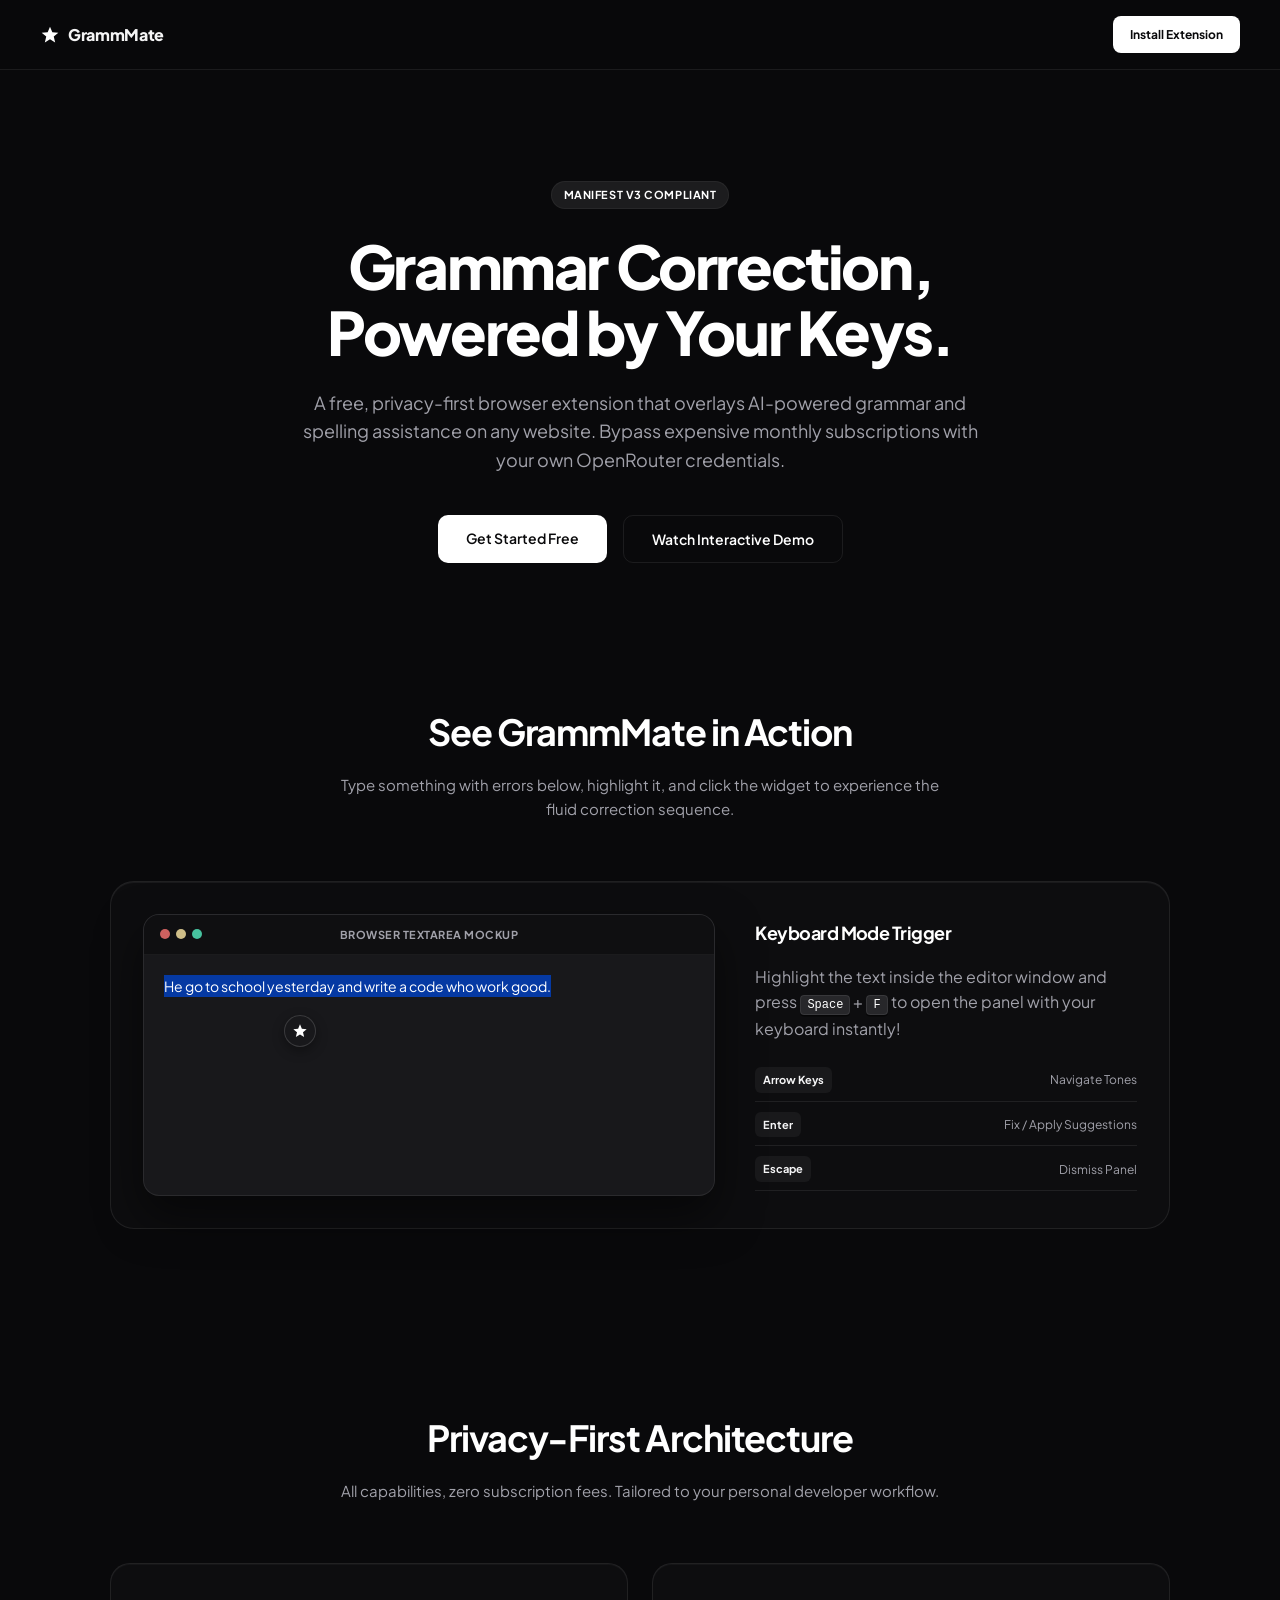
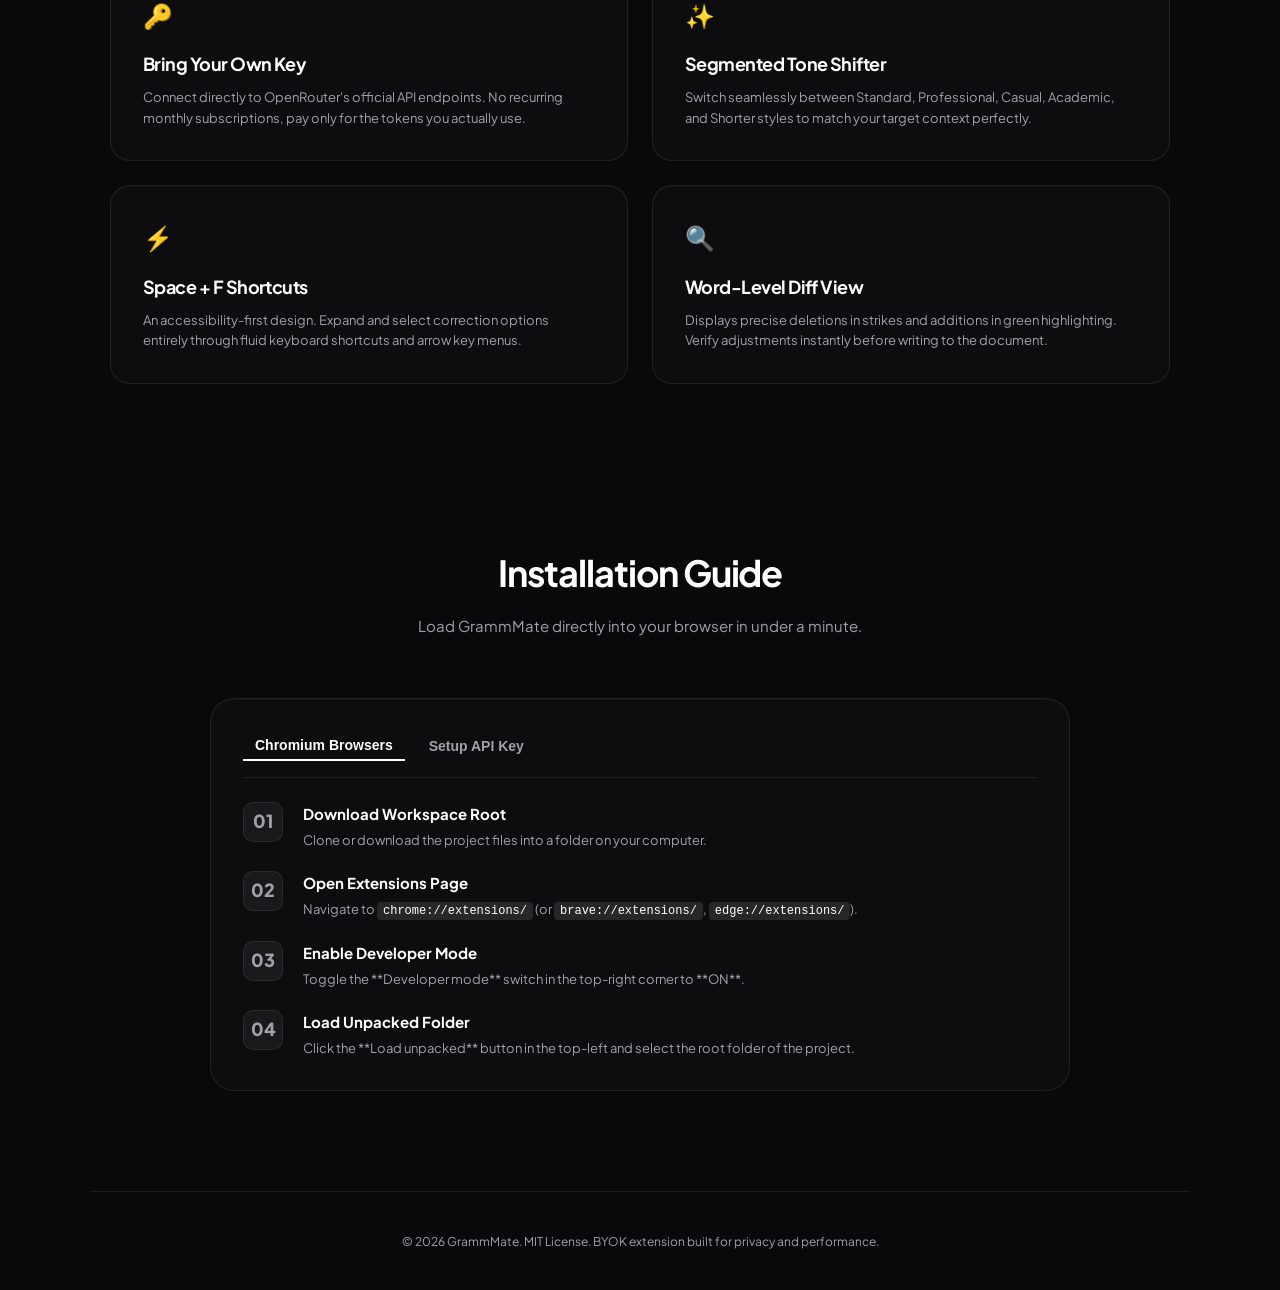
<file: website/index.html>
<!DOCTYPE html>
<html lang="en">
<head>
  <meta charset="UTF-8">
  <meta name="viewport" content="width=device-width, initial-scale=1.0">
  <title>GrammMate — BYOK AI Grammar Correction</title>
  <link rel="preconnect" href="https://fonts.googleapis.com">
  <link rel="preconnect" href="https://fonts.gstatic.com" crossorigin>
  <link href="https://fonts.googleapis.com/css2?family=Plus+Jakarta+Sans:wght@300;400;500;600;700;800&display=swap" rel="stylesheet">
  <link rel="stylesheet" href="style.css">
</head>
<body>
  <!-- Header / Navigation -->
  <header class="navbar">
    <div class="logo">
      <svg viewBox="0 0 24 24" class="logo-icon"><path d="M12 2L14.8 8.6L22 9.2L16.5 13.9L18.2 21L12 17.2L5.8 21L7.5 13.9L2 9.2L9.2 8.6L12 2Z"/></svg>
      <span>GrammMate</span>
    </div>
    <a href="#install" class="btn-nav-install">Install Extension</a>
  </header>

  <!-- Hero Section -->
  <section class="hero">
    <div class="hero-content">
      <div class="badge-pill">Manifest V3 Compliant</div>
      <h1>Grammar Correction,<br>Powered by Your Keys.</h1>
      <p class="hero-sub text-muted">
        A free, privacy-first browser extension that overlays AI-powered grammar and spelling assistance on any website. Bypass expensive monthly subscriptions with your own OpenRouter credentials.
      </p>
      <div class="hero-actions">
        <a href="#install" class="btn-primary">Get Started Free</a>
        <a href="#demo-anchor" class="btn-secondary">Watch Interactive Demo</a>
      </div>
    </div>
  </section>

  <!-- Live Demo Section -->
  <section class="demo-section" id="demo-anchor">
    <div class="section-header">
      <h2>See GrammMate in Action</h2>
      <p class="text-muted">Type something with errors below, highlight it, and click the widget to experience the fluid correction sequence.</p>
    </div>

    <div class="demo-container">
      <div class="demo-window">
        <div class="window-header">
          <div class="window-dots">
            <span class="dot red"></span>
            <span class="dot yellow"></span>
            <span class="dot green"></span>
          </div>
          <div class="window-title">Browser Textarea Mockup</div>
        </div>

        <div class="window-body">
          <textarea id="demoTextarea" spellcheck="false">He go to school yesterday and write a code who work good.</textarea>
          
          <!-- Mock Floating Launcher (Invisible by default, appears when text is selected/highlighted) -->
          <div id="mockLauncher" class="mock-launcher" title="GrammMate: Correct spelling and grammar">
            <svg viewBox="0 0 24 24"><path d="M12 2L14.8 8.6L22 9.2L16.5 13.9L18.2 21L12 17.2L5.8 21L7.5 13.9L2 9.2L9.2 8.6L12 2Z"/></svg>
          </div>

          <!-- Mock Expanded Panel -->
          <div id="mockPanel" class="mock-panel">
            <div class="gmate-header">
              <div class="gmate-title">
                <svg viewBox="0 0 24 24"><path d="M12 2L14.8 8.6L22 9.2L16.5 13.9L18.2 21L12 17.2L5.8 21L7.5 13.9L2 9.2L9.2 8.6L12 2Z"/></svg>
                GrammMate
              </div>
              <button class="gmate-btn-settings" disabled>
                <svg viewBox="0 0 24 24"><path d="M19.14 12.94c.04-.3.06-.61.06-.94 0-.32-.02-.64-.07-.94l2.03-1.58c.18-.14.23-.41.12-.61l-1.92-3.32c-.12-.22-.37-.29-.59-.22l-2.39.96c-.5-.38-1.03-.7-1.62-.94l-.36-2.54c-.04-.24-.24-.41-.48-.41h-3.84c-.24 0-.43.17-.47.41l-.36 2.54c-.59.24-1.13.57-1.62.94l-2.39-.96c-.22-.08-.47 0-.59.22L2.74 8.87c-.12.21-.08.47.12.61l2.03 1.58c-.05.3-.09.63-.09.94s.02.64.07.94l-2.03 1.58c-.18.14-.23.41-.12.61l1.92 3.32c.12.22.37.29.59.22l2.39-.96c.5.38 1.03.7 1.62.94l.36 2.54c.05.24.24.41.48.41h3.84c.24 0 .44-.17.47-.41l.36-2.54c.59-.24 1.13-.56 1.62-.94l2.39.96c.22.08.47 0 .59-.22l1.92-3.32c.12-.22.07-.47-.12-.61l-2.01-1.58zM12 15.6c-1.98 0-3.6-1.62-3.6-3.6s1.62-3.6 3.6-3.6 3.6 1.62 3.6 3.6-1.62 3.6-3.6 3.6z"/></svg>
              </button>
            </div>

            <!-- Panel Tone Section -->
            <div class="gmate-body" id="gmateBodyTones">
              <div class="gmate-form-group">
                <label class="gmate-label">Select Tone</label>
                <div class="gmate-pills-container">
                  <button class="gmate-pill active" data-value="standard">Standard</button>
                  <button class="gmate-pill" data-value="professional">Professional</button>
                  <button class="gmate-pill" data-value="casual">Casual</button>
                  <button class="gmate-pill" data-value="academic">Academic</button>
                  <button class="gmate-pill" data-value="shorter">Shorter</button>
                </div>
              </div>
              <div class="gmate-actions">
                <button class="gmate-btn-primary" id="demoBtnFix">✨ Fix Grammar</button>
                <button class="gmate-btn-secondary" id="demoBtnCancel">Dismiss</button>
              </div>
            </div>

            <!-- Panel Result / Diff View (Hidden initially) -->
            <div class="gmate-body" id="gmateBodyResult" style="display: none;">
              <div class="gmate-result-header">
                <span class="gmate-label">Suggested Changes</span>
              </div>
              <div class="gmate-preview-container">
                <div class="gmate-diff-view" id="demoDiffView"></div>
              </div>
              <div class="gmate-result-actions">
                <button class="gmate-btn-accept" id="demoBtnAccept">✓ Apply</button>
                <button class="gmate-btn-reject" id="demoBtnReject">Discard</button>
              </div>
            </div>
          </div>
        </div>
      </div>
      <div class="demo-instructions">
        <h3>Keyboard Mode Trigger</h3>
        <p class="text-muted">Highlight the text inside the editor window and press <kbd>Space</kbd> + <kbd>F</kbd> to open the panel with your keyboard instantly!</p>
        <div class="kb-shortcuts">
          <div class="kb-row">
            <span class="kb-key">Arrow Keys</span>
            <span class="kb-desc">Navigate Tones</span>
          </div>
          <div class="kb-row">
            <span class="kb-key">Enter</span>
            <span class="kb-desc">Fix / Apply Suggestions</span>
          </div>
          <div class="kb-row">
            <span class="kb-key">Escape</span>
            <span class="kb-desc">Dismiss Panel</span>
          </div>
        </div>
      </div>
    </div>
  </section>

  <!-- Features Grid Section -->
  <section class="features">
    <div class="section-header">
      <h2>Privacy-First Architecture</h2>
      <p class="text-muted">All capabilities, zero subscription fees. Tailored to your personal developer workflow.</p>
    </div>

    <div class="features-grid">
      <div class="feature-card">
        <div class="feature-icon">🔑</div>
        <h3>Bring Your Own Key</h3>
        <p class="text-muted">Connect directly to OpenRouter's official API endpoints. No recurring monthly subscriptions, pay only for the tokens you actually use.</p>
      </div>

      <div class="feature-card">
        <div class="feature-icon">✨</div>
        <h3>Segmented Tone Shifter</h3>
        <p class="text-muted">Switch seamlessly between Standard, Professional, Casual, Academic, and Shorter styles to match your target context perfectly.</p>
      </div>

      <div class="feature-card">
        <div class="feature-icon">⚡</div>
        <h3>Space + F Shortcuts</h3>
        <p class="text-muted">An accessibility-first design. Expand and select correction options entirely through fluid keyboard shortcuts and arrow key menus.</p>
      </div>

      <div class="feature-card">
        <div class="feature-icon">🔍</div>
        <h3>Word-Level Diff View</h3>
        <p class="text-muted">Displays precise deletions in strikes and additions in green highlighting. Verify adjustments instantly before writing to the document.</p>
      </div>
    </div>
  </section>

  <!-- How to Install Section -->
  <section class="install-section" id="install">
    <div class="section-header">
      <h2>Installation Guide</h2>
      <p class="text-muted">Load GrammMate directly into your browser in under a minute.</p>
    </div>

    <div class="install-container">
      <div class="install-tabs">
        <button class="tab-btn active" data-tab="chrome">Chromium Browsers</button>
        <button class="tab-btn" data-tab="api">Setup API Key</button>
      </div>

      <div class="tab-content active" id="tab-chrome">
        <ol class="step-list">
          <li>
            <div class="step-num">01</div>
            <div class="step-detail">
              <strong>Download Workspace Root</strong>
              <p class="text-muted">Clone or download the project files into a folder on your computer.</p>
            </div>
          </li>
          <li>
            <div class="step-num">02</div>
            <div class="step-detail">
              <strong>Open Extensions Page</strong>
              <p class="text-muted">Navigate to <code class="code-badge">chrome://extensions/</code> (or <code class="code-badge">brave://extensions/</code>, <code class="code-badge">edge://extensions/</code>).</p>
            </div>
          </li>
          <li>
            <div class="step-num">03</div>
            <div class="step-detail">
              <strong>Enable Developer Mode</strong>
              <p class="text-muted">Toggle the **Developer mode** switch in the top-right corner to **ON**.</p>
            </div>
          </li>
          <li>
            <div class="step-num">04</div>
            <div class="step-detail">
              <strong>Load Unpacked Folder</strong>
              <p class="text-muted">Click the **Load unpacked** button in the top-left and select the root folder of the project.</p>
            </div>
          </li>
        </ol>
      </div>

      <div class="tab-content" id="tab-api">
        <ol class="step-list">
          <li>
            <div class="step-num">01</div>
            <div class="step-detail">
              <strong>Create OpenRouter Account</strong>
              <p class="text-muted">Create an account and key at <a href="https://openrouter.ai/keys" target="_blank">openrouter.ai/keys</a> (completely free tiers are available).</p>
            </div>
          </li>
          <li>
            <div class="step-num">02</div>
            <div class="step-detail">
              <strong>Click Extension Icon</strong>
              <p class="text-muted">Click the GrammMate icon in your browser toolbar and click **Options**.</p>
            </div>
          </li>
          <li>
            <div class="step-num">03</div>
            <div class="step-detail">
              <strong>Save Your Settings</strong>
              <p class="text-muted">Enter your API key and preferred model name, then hit Save. GrammMate is ready to assist you!</p>
            </div>
          </li>
        </ol>
      </div>
    </div>
  </section>

  <!-- Footer -->
  <footer class="footer">
    <p class="text-muted">© 2026 GrammMate. MIT License. BYOK extension built for privacy and performance.</p>
  </footer>

  <script src="script.js"></script>
</body>
</html>
</file>
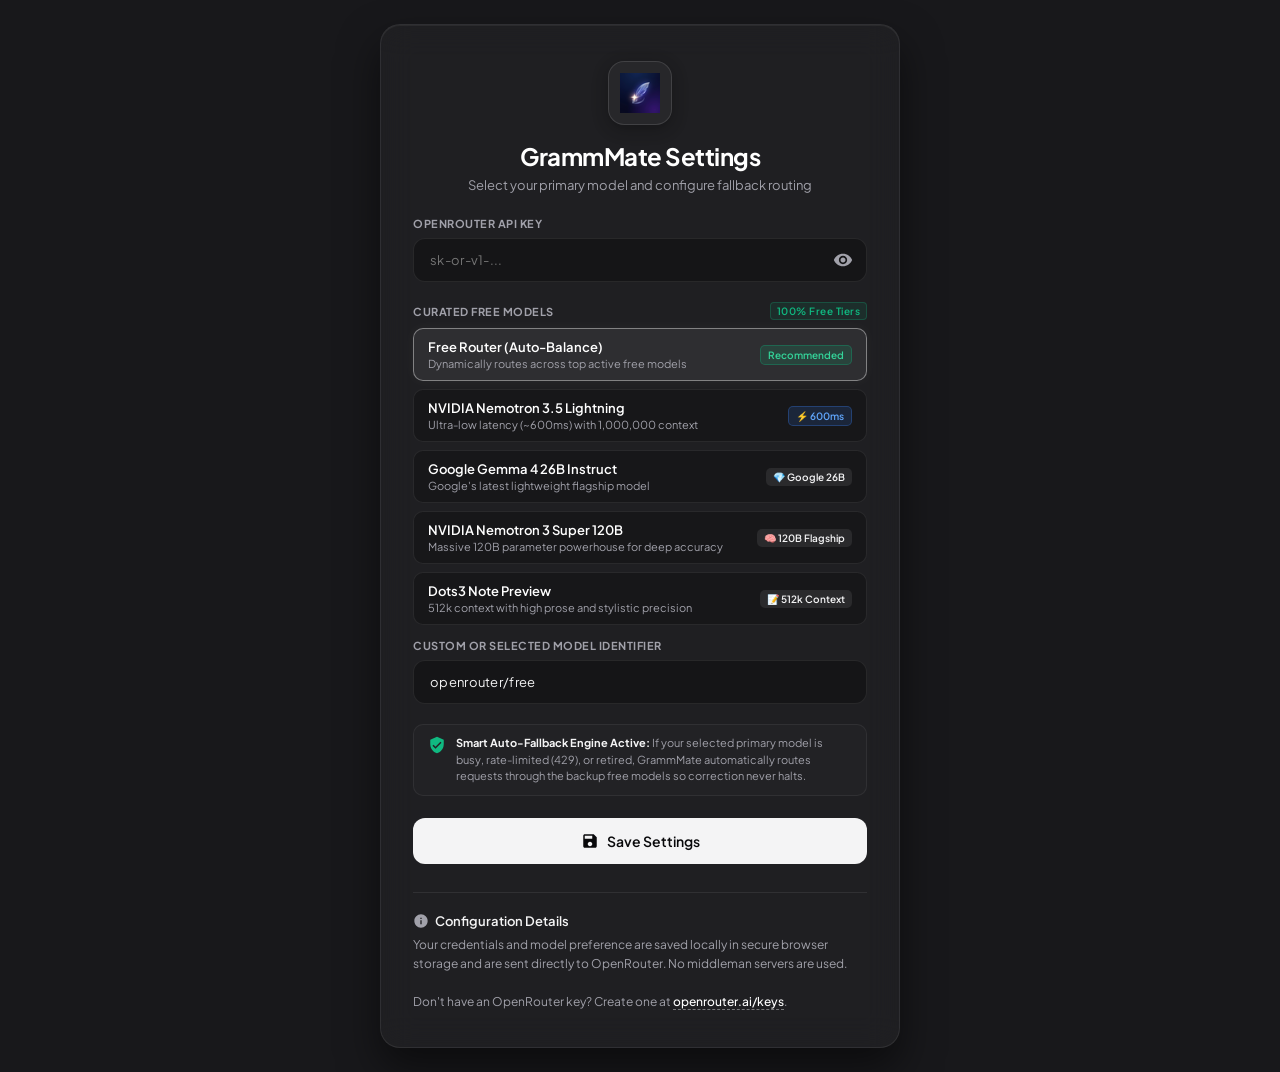
<file: options.html>
<!DOCTYPE html>
<html lang="en">
<head>
  <meta charset="UTF-8">
  <meta name="viewport" content="width=device-width, initial-scale=1.0">
  <title>GrammMate Settings</title>
  <link rel="preconnect" href="https://fonts.googleapis.com">
  <link rel="preconnect" href="https://fonts.gstatic.com" crossorigin>
  <link href="https://fonts.googleapis.com/css2?family=Plus+Jakarta+Sans:wght@300;400;500;600;700&display=swap" rel="stylesheet">
  <style>
    :root {
      --bg-color: #18181b;
      --card-bg: rgba(255, 255, 255, 0.03);
      --card-border: rgba(255, 255, 255, 0.08);
      --text-main: #f4f4f5;
      --text-muted: #a1a1aa;
      --accent: #ffffff;
      --accent-glow: rgba(255, 255, 255, 0.08);
      --success: #10b981;
      --success-glow: rgba(16, 185, 129, 0.15);
      --error: #ef4444;
      --input-bg: rgba(0, 0, 0, 0.3);
    }

    * {
      box-sizing: border-box;
      margin: 0;
      padding: 0;
    }

    body {
      font-family: 'Plus Jakarta Sans', -apple-system, BlinkMacSystemFont, "Segoe UI", Roboto, sans-serif;
      background-color: var(--bg-color);
      color: var(--text-main);
      min-height: 100vh;
      display: flex;
      justify-content: center;
      align-items: center;
      padding: 24px 20px;
      overflow-x: hidden;
    }

    .container {
      width: 100%;
      max-width: 520px;
      position: relative;
    }

    .card {
      background: var(--card-bg);
      backdrop-filter: blur(16px);
      -webkit-backdrop-filter: blur(16px);
      border: 1px solid var(--card-border);
      border-radius: 20px;
      padding: 36px 32px;
      box-shadow: 0 20px 40px rgba(0, 0, 0, 0.5), inset 0 1px 0 rgba(255, 255, 255, 0.05);
      text-align: center;
    }

    .logo-container {
      width: 64px;
      height: 64px;
      margin: 0 auto 16px;
      background: #27272a;
      border-radius: 16px;
      display: flex;
      align-items: center;
      justify-content: center;
      box-shadow: 0 4px 16px rgba(0, 0, 0, 0.3);
      border: 1px solid rgba(255, 255, 255, 0.12);
    }

    .logo-container img {
      width: 40px;
      height: 40px;
      object-fit: contain;
    }

    h1 {
      font-size: 24px;
      font-weight: 700;
      margin-bottom: 6px;
      letter-spacing: -0.5px;
      color: #ffffff;
    }

    .subtitle {
      font-size: 13px;
      color: var(--text-muted);
      margin-bottom: 24px;
    }

    .form-group {
      text-align: left;
      margin-bottom: 20px;
      position: relative;
    }

    label {
      display: flex;
      align-items: center;
      justify-content: space-between;
      font-size: 11px;
      font-weight: 700;
      color: var(--text-muted);
      margin-bottom: 8px;
      letter-spacing: 0.5px;
      text-transform: uppercase;
    }

    .label-tag {
      font-size: 10px;
      font-weight: 600;
      color: #10b981;
      text-transform: none;
      background: rgba(16, 185, 129, 0.1);
      padding: 2px 6px;
      border-radius: 4px;
      border: 1px solid rgba(16, 185, 129, 0.25);
    }

    .input-wrapper {
      position: relative;
      display: flex;
      align-items: center;
    }

    input[type="password"],
    input[type="text"] {
      width: 100%;
      background: var(--input-bg);
      border: 1px solid var(--card-border);
      border-radius: 12px;
      padding: 13px 44px 13px 16px;
      font-family: inherit;
      font-size: 13px;
      color: var(--text-main);
      outline: none;
      transition: all 0.25s ease;
      letter-spacing: 0.3px;
    }

    input:focus {
      border-color: rgba(255, 255, 255, 0.3);
      box-shadow: 0 0 0 3px var(--accent-glow);
      background: rgba(0, 0, 0, 0.5);
    }

    .toggle-visibility {
      position: absolute;
      right: 14px;
      background: none;
      border: none;
      color: var(--text-muted);
      cursor: pointer;
      display: flex;
      align-items: center;
      justify-content: center;
      transition: color 0.2s ease;
    }

    .toggle-visibility:hover {
      color: var(--text-main);
    }

    .toggle-visibility svg {
      width: 20px;
      height: 20px;
      fill: currentColor;
    }

    /* Model Presets List */
    .presets-container {
      display: flex;
      flex-direction: column;
      gap: 8px;
      margin-bottom: 12px;
    }

    .preset-card {
      background: rgba(0, 0, 0, 0.25);
      border: 1px solid var(--card-border);
      border-radius: 10px;
      padding: 10px 14px;
      display: flex;
      align-items: center;
      justify-content: space-between;
      cursor: pointer;
      transition: all 0.2s ease;
      text-align: left;
    }

    .preset-card:hover {
      background: rgba(255, 255, 255, 0.04);
      border-color: rgba(255, 255, 255, 0.18);
    }

    .preset-card.active {
      background: rgba(255, 255, 255, 0.07);
      border-color: rgba(255, 255, 255, 0.4);
      box-shadow: 0 0 12px rgba(255, 255, 255, 0.05);
    }

    .preset-info {
      display: flex;
      flex-direction: column;
      gap: 2px;
    }

    .preset-title {
      font-size: 13px;
      font-weight: 600;
      color: #ffffff;
      display: flex;
      align-items: center;
      gap: 6px;
    }

    .preset-desc {
      font-size: 11px;
      color: var(--text-muted);
    }

    .preset-badge {
      font-size: 10px;
      font-weight: 600;
      padding: 3px 7px;
      border-radius: 5px;
      background: rgba(255, 255, 255, 0.08);
      color: #f4f4f5;
      white-space: nowrap;
    }

    .preset-badge.badge-rec {
      background: rgba(16, 185, 129, 0.15);
      color: #34d399;
      border: 1px solid rgba(16, 185, 129, 0.3);
    }

    .preset-badge.badge-fast {
      background: rgba(59, 130, 246, 0.15);
      color: #60a5fa;
      border: 1px solid rgba(59, 130, 246, 0.3);
    }

    /* Fallback engine banner */
    .fallback-banner {
      background: rgba(255, 255, 255, 0.02);
      border: 1px solid rgba(255, 255, 255, 0.06);
      border-radius: 10px;
      padding: 10px 14px;
      margin-bottom: 22px;
      text-align: left;
      display: flex;
      align-items: flex-start;
      gap: 10px;
    }

    .fallback-banner svg {
      width: 18px;
      height: 18px;
      fill: #10b981;
      flex-shrink: 0;
      margin-top: 1px;
    }

    .fallback-text {
      font-size: 11px;
      color: var(--text-muted);
      line-height: 1.5;
    }

    .fallback-text strong {
      color: #f4f4f5;
    }

    .btn-save {
      width: 100%;
      background: #f4f4f5;
      color: #09090b;
      border: none;
      border-radius: 12px;
      padding: 14px 20px;
      font-size: 14px;
      font-weight: 600;
      font-family: inherit;
      cursor: pointer;
      transition: all 0.15s ease;
      display: flex;
      align-items: center;
      justify-content: center;
      gap: 8px;
    }

    .btn-save:hover {
      background: #ffffff;
      transform: translateY(-1px);
    }

    .btn-save:active {
      transform: translateY(0);
    }

    .btn-save:disabled {
      opacity: 0.6;
      cursor: not-allowed;
      transform: none;
    }

    .status-msg {
      margin-top: 16px;
      padding: 12px 16px;
      border-radius: 10px;
      font-size: 13px;
      font-weight: 500;
      text-align: left;
      display: none;
      align-items: center;
      gap: 10px;
      animation: fadeIn 0.3s ease;
    }

    .status-msg.success {
      display: flex;
      background: rgba(16, 185, 129, 0.1);
      border: 1px solid rgba(16, 185, 129, 0.3);
      color: #34d399;
    }

    .status-msg.error {
      display: flex;
      background: rgba(239, 68, 68, 0.1);
      border: 1px solid rgba(239, 68, 68, 0.3);
      color: #f87171;
    }

    .info-footer {
      margin-top: 28px;
      padding-top: 20px;
      border-top: 1px solid var(--card-border);
      text-align: left;
    }

    .info-title {
      font-size: 13px;
      font-weight: 600;
      color: var(--text-main);
      margin-bottom: 6px;
      display: flex;
      align-items: center;
      gap: 6px;
    }

    .info-title svg {
      width: 16px;
      height: 16px;
      fill: var(--text-muted);
    }

    .info-desc {
      font-size: 12px;
      color: var(--text-muted);
      line-height: 1.6;
    }

    .info-desc a {
      color: #ffffff;
      text-decoration: none;
      font-weight: 500;
      border-bottom: 1px dashed rgba(255, 255, 255, 0.4);
      transition: all 0.2s ease;
    }

    .info-desc a:hover {
      border-bottom-style: solid;
      border-color: #ffffff;
    }

    @keyframes fadeIn {
      from { opacity: 0; transform: translateY(4px); }
      to { opacity: 1; transform: translateY(0); }
    }
  </style>
</head>
<body>
  <div class="container">
    <div class="card">
      <div class="logo-container">
        <img src="icons/icon48.png" alt="GrammMate Logo">
      </div>
      <h1>GrammMate Settings</h1>
      <p class="subtitle">Select your primary model and configure fallback routing</p>

      <div class="form-group">
        <label for="apiKey">OpenRouter API Key</label>
        <div class="input-wrapper">
          <input type="password" id="apiKey" placeholder="sk-or-v1-..." autocomplete="off">
          <button type="button" class="toggle-visibility" id="toggleKey" title="Toggle visibility">
            <svg viewBox="0 0 24 24" id="eyeIcon">
              <path d="M12 4.5C7 4.5 2.73 7.61 1 12c1.73 4.39 6 7.5 11 7.5s9.27-3.11 11-7.5c-1.73-4.39-6-7.5-11-7.5zM12 17c-2.76 0-5-2.24-5-5s2.24-5 5-5 5 2.24 5 5-2.24 5-5 5zm0-8c-1.66 0-3 1.34-3 3s1.34 3 3 3 3-1.34 3-3-1.34-3-3-3z"/>
            </svg>
          </button>
        </div>
      </div>

      <div class="form-group">
        <label>
          <span>Curated Free Models</span>
          <span class="label-tag">100% Free Tiers</span>
        </label>
        
        <div class="presets-container" id="presetsList">
          <!-- Preset: openrouter/free -->
          <div class="preset-card active" data-model="openrouter/free">
            <div class="preset-info">
              <div class="preset-title">
                <span>Free Router (Auto-Balance)</span>
              </div>
              <div class="preset-desc">Dynamically routes across top active free models</div>
            </div>
            <span class="preset-badge badge-rec">Recommended</span>
          </div>

          <!-- Preset: nvidia/nemotron-3.5-lightning:free -->
          <div class="preset-card" data-model="nvidia/nemotron-3.5-lightning:free">
            <div class="preset-info">
              <div class="preset-title">
                <span>NVIDIA Nemotron 3.5 Lightning</span>
              </div>
              <div class="preset-desc">Ultra-low latency (~600ms) with 1,000,000 context</div>
            </div>
            <span class="preset-badge badge-fast">⚡ 600ms</span>
          </div>

          <!-- Preset: google/gemma-4-26b-a4b-it:free -->
          <div class="preset-card" data-model="google/gemma-4-26b-a4b-it:free">
            <div class="preset-info">
              <div class="preset-title">
                <span>Google Gemma 4 26B Instruct</span>
              </div>
              <div class="preset-desc">Google's latest lightweight flagship model</div>
            </div>
            <span class="preset-badge">💎 Google 26B</span>
          </div>

          <!-- Preset: nvidia/nemotron-3-super-120b-a12b:free -->
          <div class="preset-card" data-model="nvidia/nemotron-3-super-120b-a12b:free">
            <div class="preset-info">
              <div class="preset-title">
                <span>NVIDIA Nemotron 3 Super 120B</span>
              </div>
              <div class="preset-desc">Massive 120B parameter powerhouse for deep accuracy</div>
            </div>
            <span class="preset-badge">🧠 120B Flagship</span>
          </div>

          <!-- Preset: dots-studio/dots-3-note-preview:free -->
          <div class="preset-card" data-model="dots-studio/dots-3-note-preview:free">
            <div class="preset-info">
              <div class="preset-title">
                <span>Dots3 Note Preview</span>
              </div>
              <div class="preset-desc">512k context with high prose and stylistic precision</div>
            </div>
            <span class="preset-badge">📝 512k Context</span>
          </div>
        </div>

        <label for="apiModel" style="margin-top: 14px;">Custom or Selected Model Identifier</label>
        <div class="input-wrapper">
          <input type="text" id="apiModel" placeholder="openrouter/free" autocomplete="off" value="openrouter/free">
        </div>
      </div>

      <!-- Smart Fallback Banner -->
      <div class="fallback-banner">
        <svg viewBox="0 0 24 24">
          <path d="M12 1L3 5v6c0 5.55 3.84 10.74 9 12 5.16-1.26 9-6.45 9-12V5l-9-4zm-2 16l-4-4 1.41-1.41L10 14.17l6.59-6.59L18 9l-8 8z"/>
        </svg>
        <div class="fallback-text">
          <strong>Smart Auto-Fallback Engine Active:</strong> If your selected primary model is busy, rate-limited (429), or retired, GrammMate automatically routes requests through the backup free models so correction never halts.
        </div>
      </div>

      <button type="button" class="btn-save" id="btnSave">
        <svg style="width: 18px; height: 18px;" viewBox="0 0 24 24" fill="currentColor">
          <path d="M17 3H5c-1.11 0-2 .9-2 2v14c0 1.1.89 2 2 2h14c1.1 0 2-.9 2-2V7l-4-4zm-5 16c-1.66 0-3-1.34-3-3s1.34-3 3-3 3 1.34 3 3-1.34 3-3 3zm3-10H5V5h10v4z"/>
        </svg>
        Save Settings
      </button>

      <div class="status-msg" id="statusMsg"></div>

      <div class="info-footer">
        <div class="info-title">
          <svg viewBox="0 0 24 24">
            <path d="M12 2C6.48 2 2 6.48 2 12s4.48 10 10 10 10-4.48 10-10S17.52 2 12 2zm1 15h-2v-6h2v6zm0-8h-2V7h2v2z"/>
          </svg>
          Configuration Details
        </div>
        <p class="info-desc">
          Your credentials and model preference are saved locally in secure browser storage and are sent directly to OpenRouter. No middleman servers are used.
          <br><br>
          Don't have an OpenRouter key? Create one at <a href="https://openrouter.ai/keys" target="_blank" rel="noopener noreferrer">openrouter.ai/keys</a>.
        </p>
      </div>
    </div>
  </div>
  <script src="options.js"></script>
</body>
</html>
</file>
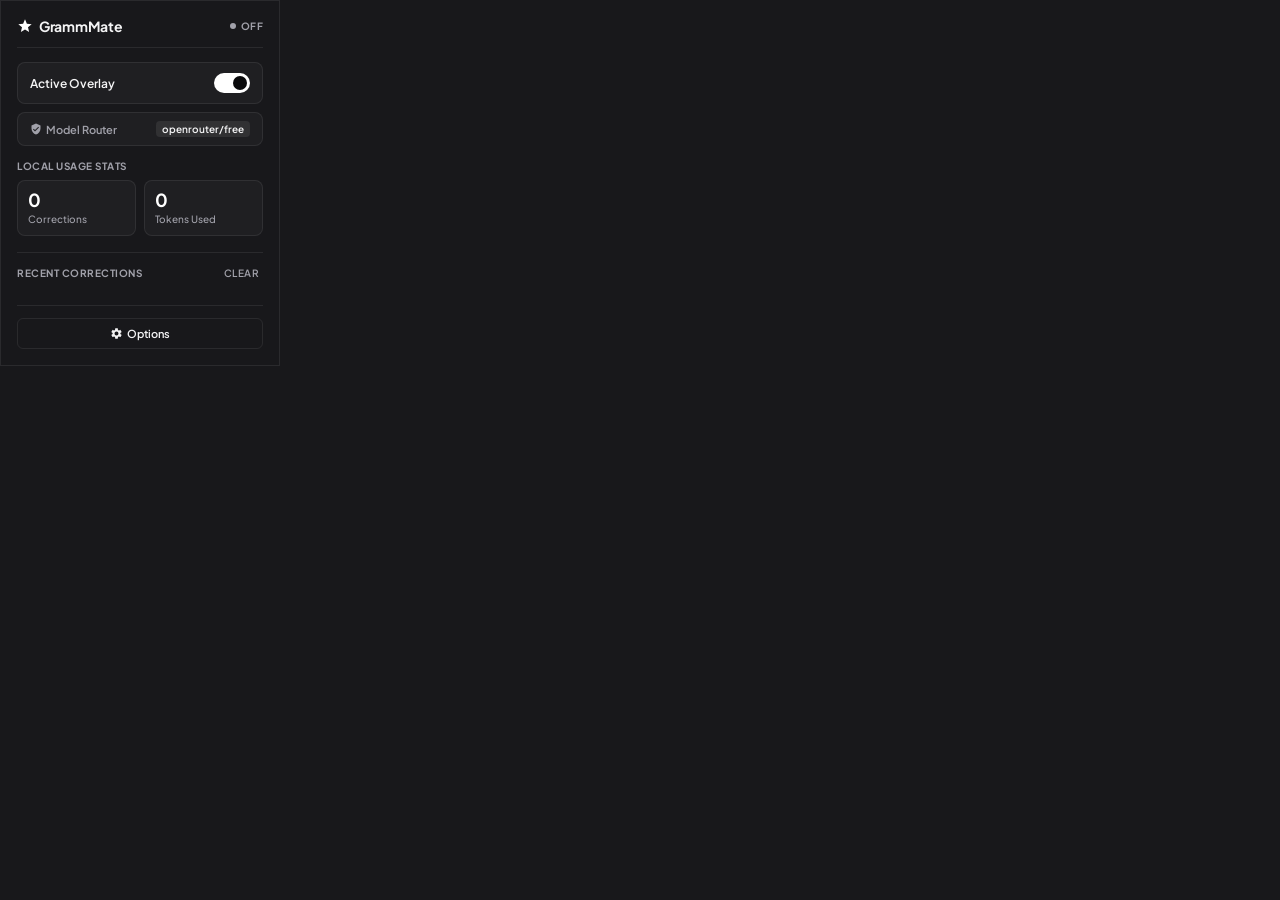
<file: popup.html>
<!DOCTYPE html>
<html lang="en">
<head>
  <meta charset="UTF-8">
  <meta name="viewport" content="width=device-width, initial-scale=1.0">
  <title>GrammMate Dashboard</title>
  <link rel="preconnect" href="https://fonts.googleapis.com">
  <link rel="preconnect" href="https://fonts.gstatic.com" crossorigin>
  <link href="https://fonts.googleapis.com/css2?family=Plus+Jakarta+Sans:wght@400;500;600;700&display=swap" rel="stylesheet">
  <style>
    :root {
      --bg: #18181b;
      --border: rgba(255, 255, 255, 0.08);
      --text: #f4f4f5;
      --text-muted: #a1a1aa;
      --card-bg: rgba(255, 255, 255, 0.03);
      --green: #10b981;
    }

    * {
      box-sizing: border-box;
      margin: 0;
      padding: 0;
    }

    body {
      font-family: 'Plus Jakarta Sans', sans-serif;
      background-color: var(--bg);
      color: var(--text);
      width: 280px;
      padding: 16px;
      overflow: hidden;
      border: 1px solid var(--border);
    }

    /* Header */
    .header {
      display: flex;
      align-items: center;
      justify-content: space-between;
      border-bottom: 1px solid var(--border);
      padding-bottom: 12px;
      margin-bottom: 14px;
    }

    .brand {
      display: flex;
      align-items: center;
      gap: 6px;
      font-weight: 700;
      font-size: 14px;
      letter-spacing: -0.3px;
    }

    .brand svg {
      width: 16px;
      height: 16px;
      fill: #ffffff;
    }

    .status-badge {
      display: flex;
      align-items: center;
      gap: 5px;
      font-size: 10px;
      font-weight: 700;
      color: var(--text-muted);
      text-transform: uppercase;
      letter-spacing: 0.5px;
    }

    .status-dot {
      width: 6px;
      height: 6px;
      background-color: var(--text-muted);
      border-radius: 50%;
    }

    .status-badge.active .status-dot {
      background-color: var(--green);
      box-shadow: 0 0 8px var(--green);
    }

    .status-badge.active {
      color: #ffffff;
    }

    /* Enable/Disable Toggle Row */
    .toggle-row {
      display: flex;
      align-items: center;
      justify-content: space-between;
      background: var(--card-bg);
      border: 1px solid var(--border);
      border-radius: 8px;
      padding: 10px 12px;
      margin-bottom: 8px;
    }

    .toggle-label {
      font-size: 12px;
      font-weight: 600;
    }

    /* Active Model Indicator Row */
    .model-row {
      display: flex;
      align-items: center;
      justify-content: space-between;
      background: var(--card-bg);
      border: 1px solid var(--border);
      border-radius: 8px;
      padding: 8px 12px;
      margin-bottom: 14px;
      font-size: 11px;
    }

    .model-label {
      color: var(--text-muted);
      font-weight: 600;
      display: flex;
      align-items: center;
      gap: 4px;
    }

    .model-val {
      font-weight: 600;
      color: #f4f4f5;
      background: rgba(255, 255, 255, 0.08);
      padding: 2px 6px;
      border-radius: 4px;
      max-width: 145px;
      white-space: nowrap;
      overflow: hidden;
      text-overflow: ellipsis;
      font-size: 10px;
    }

    /* Custom Switch Toggle */
    .switch {
      position: relative;
      display: inline-block;
      width: 36px;
      height: 20px;
    }

    .switch input {
      opacity: 0;
      width: 0;
      height: 0;
    }

    .slider {
      position: absolute;
      cursor: pointer;
      top: 0;
      left: 0;
      right: 0;
      bottom: 0;
      background-color: #27272a;
      transition: .2s;
      border-radius: 20px;
      border: 1px solid var(--border);
    }

    .slider:before {
      position: absolute;
      content: "";
      height: 14px;
      width: 14px;
      left: 2px;
      bottom: 2px;
      background-color: #ffffff;
      transition: .2s;
      border-radius: 50%;
    }

    input:checked + .slider {
      background-color: #ffffff;
    }

    input:checked + .slider:before {
      transform: translateX(16px);
      background-color: #09090b;
    }

    /* Stats Section */
    .stats-section {
      margin-bottom: 16px;
    }

    .section-title {
      font-size: 10px;
      font-weight: 700;
      color: var(--text-muted);
      text-transform: uppercase;
      letter-spacing: 0.5px;
      margin-bottom: 8px;
    }

    .stats-grid {
      display: grid;
      grid-template-columns: 1fr 1fr;
      gap: 8px;
    }

    .stat-card {
      background: var(--card-bg);
      border: 1px solid var(--border);
      border-radius: 8px;
      padding: 10px;
      text-align: left;
    }

    .stat-val {
      font-size: 18px;
      font-weight: 700;
      color: #ffffff;
      line-height: 1;
      margin-bottom: 4px;
    }

    .stat-lbl {
      font-size: 10px;
      color: var(--text-muted);
      font-weight: 500;
    }

    /* History Section */
    .history-section {
      margin-bottom: 16px;
      border-top: 1px solid var(--border);
      padding-top: 12px;
    }

    .history-header {
      display: flex;
      justify-content: space-between;
      align-items: center;
      margin-bottom: 8px;
    }

    .btn-clear {
      font-family: inherit;
      font-size: 10px;
      font-weight: 600;
      color: var(--text-muted);
      background: transparent;
      border: none;
      cursor: pointer;
      text-transform: uppercase;
      letter-spacing: 0.5px;
      transition: color 0.15s ease;
      padding: 2px 4px;
    }

    .btn-clear:hover {
      color: #ffffff;
    }

    .history-list {
      max-height: 130px;
      overflow-y: auto;
      display: flex;
      flex-direction: column;
      gap: 6px;
      padding-right: 4px;
    }

    /* Scrollbar styling for history */
    .history-list::-webkit-scrollbar {
      width: 4px;
    }
    .history-list::-webkit-scrollbar-track {
      background: transparent;
    }
    .history-list::-webkit-scrollbar-thumb {
      background: rgba(255, 255, 255, 0.1);
      border-radius: 2px;
    }
    .history-list::-webkit-scrollbar-thumb:hover {
      background: rgba(255, 255, 255, 0.25);
    }

    .history-item {
      background: var(--card-bg);
      border: 1px solid var(--border);
      border-radius: 6px;
      padding: 8px 30px 8px 8px;
      position: relative;
      text-align: left;
      font-size: 11px;
    }

    .history-item:hover {
      background: rgba(255, 255, 255, 0.05);
      border-color: rgba(255, 255, 255, 0.15);
    }

    .history-original {
      color: var(--text-muted);
      text-decoration: line-through;
      margin-bottom: 2px;
      word-break: break-word;
      display: block;
    }

    .history-corrected {
      color: #ffffff;
      font-weight: 500;
      word-break: break-word;
      display: block;
    }

    .btn-copy {
      position: absolute;
      right: 6px;
      top: 50%;
      transform: translateY(-50%);
      background: transparent;
      border: none;
      color: var(--text-muted);
      cursor: pointer;
      padding: 4px;
      display: flex;
      align-items: center;
      justify-content: center;
      transition: all 0.15s ease;
      border-radius: 4px;
    }

    .btn-copy:hover {
      color: #ffffff;
      background: rgba(255, 255, 255, 0.08);
    }

    .btn-copy svg {
      width: 14px;
      height: 14px;
      fill: currentColor;
    }

    .history-empty {
      font-size: 11px;
      color: var(--text-muted);
      text-align: center;
      padding: 12px 0;
    }

    /* Footer / Navigation */
    .footer {
      display: flex;
      gap: 6px;
      border-top: 1px solid var(--border);
      padding-top: 12px;
    }

    .btn-action {
      flex: 1;
      background: transparent;
      border: 1px solid var(--border);
      border-radius: 6px;
      color: var(--text);
      font-family: inherit;
      font-size: 11px;
      font-weight: 600;
      padding: 8px 0;
      cursor: pointer;
      transition: all 0.15s ease;
      display: flex;
      align-items: center;
      justify-content: center;
      gap: 4px;
    }

    .btn-action:hover {
      background: rgba(255, 255, 255, 0.05);
      border-color: rgba(255, 255, 255, 0.2);
    }

    .btn-action svg {
      width: 13px;
      height: 13px;
      fill: currentColor;
    }
  </style>
</head>
<body>
  <!-- Header -->
  <div class="header">
    <div class="brand">
      <svg viewBox="0 0 24 24"><path d="M12 2L14.8 8.6L22 9.2L16.5 13.9L18.2 21L12 17.2L5.8 21L7.5 13.9L2 9.2L9.2 8.6L12 2Z"/></svg>
      <span>GrammMate</span>
    </div>
    <div class="status-badge" id="statusBadge">
      <span class="status-dot"></span>
      <span id="statusText">Off</span>
    </div>
  </div>

  <!-- Enable Toggle Row -->
  <div class="toggle-row">
    <span class="toggle-label">Active Overlay</span>
    <label class="switch">
      <input type="checkbox" id="btnToggle" checked>
      <span class="slider"></span>
    </label>
  </div>

  <!-- Active Model Row -->
  <div class="model-row">
    <span class="model-label">
      <svg style="width: 12px; height: 12px; fill: currentColor;" viewBox="0 0 24 24"><path d="M12 1L3 5v6c0 5.55 3.84 10.74 9 12 5.16-1.26 9-6.45 9-12V5l-9-4zm-2 16l-4-4 1.41-1.41L10 14.17l6.59-6.59L18 9l-8 8z"/></svg>
      Model Router
    </span>
    <span class="model-val" id="modelBadge" title="Dynamic model fallback routing active">openrouter/free</span>
  </div>

  <!-- Statistics -->
  <div class="stats-section">
    <div class="section-title">Local Usage Stats</div>
    <div class="stats-grid">
      <div class="stat-card">
        <div class="stat-val" id="statsCount">0</div>
        <div class="stat-lbl">Corrections</div>
      </div>
      <div class="stat-card">
        <div class="stat-val" id="statsTokens">0</div>
        <div class="stat-lbl">Tokens Used</div>
      </div>
    </div>
  </div>

  <!-- History Section -->
  <div class="history-section">
    <div class="history-header">
      <div class="section-title" style="margin-bottom: 0;">Recent Corrections</div>
      <button type="button" id="btnClearHistory" class="btn-clear">Clear</button>
    </div>
    <div class="history-list" id="historyList">
      <!-- Generated list items -->
    </div>
  </div>

  <!-- Footer Navigation -->
  <div class="footer">
    <button type="button" class="btn-action" id="btnSettings">
      <svg viewBox="0 0 24 24"><path d="M19.14 12.94c.04-.3.06-.61.06-.94 0-.32-.02-.64-.07-.94l2.03-1.58c.18-.14.23-.41.12-.61l-1.92-3.32c-.12-.22-.37-.29-.59-.22l-2.39.96c-.5-.38-1.03-.7-1.62-.94l-.36-2.54c-.04-.24-.24-.41-.48-.41h-3.84c-.24 0-.43.17-.47.41l-.36 2.54c-.59.24-1.13.57-1.62.94l-2.39-.96c-.22-.08-.47 0-.59.22L2.74 8.87c-.12.21-.08.47.12.61l2.03 1.58c-.05.3-.09.63-.09.94s.02.64.07.94l-2.03 1.58c-.18.14-.23.41-.12.61l1.92 3.32c.12.22.37.29.59.22l2.39-.96c.5.38 1.03.7 1.62.94l.36 2.54c.05.24.24.41.48.41h3.84c.24 0 .44-.17.47-.41l.36-2.54c.59-.24 1.13-.56 1.62-.94l2.39.96c.22.08.47 0 .59-.22l1.92-3.32c.12-.22.07-.47-.12-.61l-2.01-1.58zM12 15.6c-1.98 0-3.6-1.62-3.6-3.6s1.62-3.6 3.6-3.6 3.6 1.62 3.6 3.6-1.62 3.6-3.6 3.6z"/></svg>
      Options
    </button>
  </div>

  <script src="popup.js"></script>
</body>
</html>
</file>
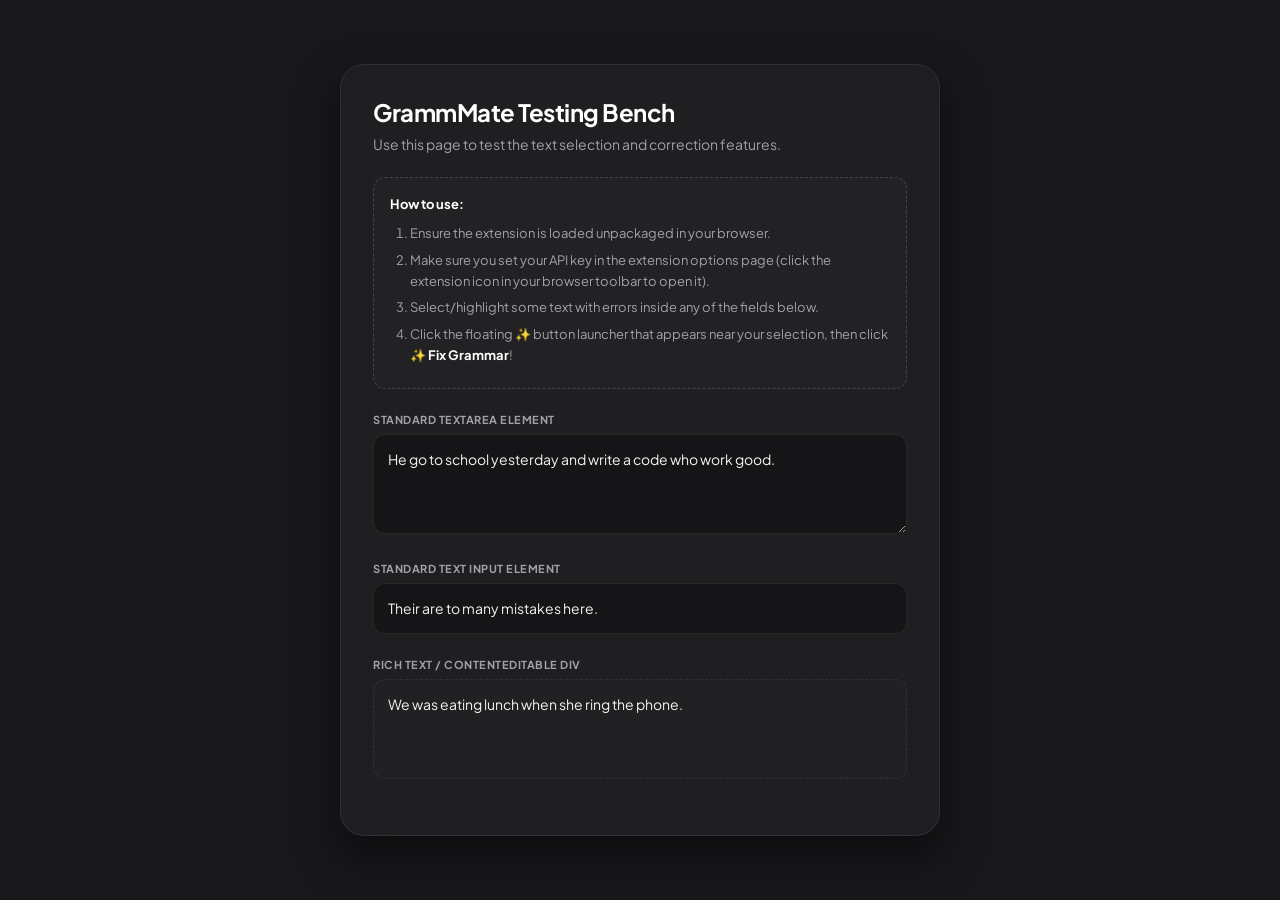
<file: test.html>
<!DOCTYPE html>
<html lang="en">
<head>
  <meta charset="UTF-8">
  <meta name="viewport" content="width=device-width, initial-scale=1.0">
  <title>GrammMate Test Bench</title>
  <link rel="preconnect" href="https://fonts.googleapis.com">
  <link rel="preconnect" href="https://fonts.gstatic.com" crossorigin>
  <link href="https://fonts.googleapis.com/css2?family=Plus+Jakarta+Sans:wght@300;400;500;600;700&display=swap" rel="stylesheet">
  <style>
    :root {
      --bg-color: #18181b;
      --card-bg: rgba(255, 255, 255, 0.03);
      --card-border: rgba(255, 255, 255, 0.08);
      --text-main: #f4f4f5;
      --text-muted: #a1a1aa;
      --accent: #ffffff;
      --accent-glow: rgba(255, 255, 255, 0.08);
    }

    * {
      box-sizing: border-box;
      margin: 0;
      padding: 0;
    }

    body {
      font-family: 'Plus Jakarta Sans', sans-serif;
      background-color: var(--bg-color);
      color: var(--text-main);
      min-height: 100vh;
      display: flex;
      justify-content: center;
      align-items: center;
      padding: 40px 20px;
    }

    .container {
      width: 100%;
      max-width: 600px;
    }

    .card {
      background: var(--card-bg);
      backdrop-filter: blur(16px);
      -webkit-backdrop-filter: blur(16px);
      border: 1px solid var(--card-border);
      border-radius: 24px;
      padding: 32px;
      box-shadow: 0 20px 40px rgba(0, 0, 0, 0.5);
    }

    h1 {
      font-size: 24px;
      font-weight: 700;
      margin-bottom: 8px;
      color: #ffffff;
      letter-spacing: -0.5px;
    }

    .subtitle {
      font-size: 14px;
      color: var(--text-muted);
      margin-bottom: 24px;
    }

    .section {
      margin-bottom: 24px;
      text-align: left;
    }

    label {
      display: block;
      font-size: 11px;
      font-weight: 700;
      color: var(--text-muted);
      margin-bottom: 8px;
      text-transform: uppercase;
      letter-spacing: 0.5px;
    }

    textarea, input[type="text"], .editable-box {
      width: 100%;
      background: rgba(0, 0, 0, 0.3);
      border: 1px solid var(--card-border);
      border-radius: 12px;
      color: var(--text-main);
      font-family: inherit;
      font-size: 14px;
      padding: 14px;
      outline: none;
      transition: all 0.3s ease;
      line-height: 1.5;
    }

    textarea:focus, input[type="text"]:focus, .editable-box:focus {
      border-color: rgba(255, 255, 255, 0.3);
      box-shadow: 0 0 0 3px var(--accent-glow);
    }

    textarea {
      height: 100px;
      resize: vertical;
    }

    .editable-box {
      min-height: 100px;
      background: rgba(255, 255, 255, 0.01);
      border-style: dashed;
      cursor: text;
    }

    .instructions {
      background: rgba(255, 255, 255, 0.02);
      border: 1px dashed rgba(255, 255, 255, 0.15);
      padding: 16px;
      border-radius: 12px;
      margin-bottom: 24px;
      font-size: 13px;
      line-height: 1.6;
      color: var(--text-muted);
    }

    .instructions strong {
      color: #ffffff;
    }

    .instructions ol {
      padding-left: 20px;
      margin-top: 8px;
    }

    .instructions li {
      margin-bottom: 6px;
    }
  </style>
</head>
<body>
  <div class="container">
    <div class="card">
      <h1>GrammMate Testing Bench</h1>
      <p class="subtitle">Use this page to test the text selection and correction features.</p>

      <div class="instructions">
        <strong>How to use:</strong>
        <ol>
          <li>Ensure the extension is loaded unpackaged in your browser.</li>
          <li>Make sure you set your API key in the extension options page (click the extension icon in your browser toolbar to open it).</li>
          <li>Select/highlight some text with errors inside any of the fields below.</li>
          <li>Click the floating <strong>✨</strong> button launcher that appears near your selection, then click <strong>✨ Fix Grammar</strong>!</li>
        </ol>
      </div>

      <!-- Test Area 1: Textarea -->
      <div class="section">
        <label for="test-textarea">Standard Textarea Element</label>
        <textarea id="test-textarea">He go to school yesterday and write a code who work good.</textarea>
      </div>

      <!-- Test Area 2: Input Field -->
      <div class="section">
        <label for="test-input">Standard Text Input Element</label>
        <input type="text" id="test-input" value="Their are to many mistakes here.">
      </div>

      <!-- Test Area 3: Contenteditable Div -->
      <div class="section">
        <label>Rich Text / Contenteditable Div</label>
        <div class="editable-box" contenteditable="true">We was eating lunch when she ring the phone.</div>
      </div>
    </div>
  </div>
</body>
</html>
</file>
<file: website/style.css>
/* style.css - GrammMate Landing Page Monochrome Theme */

:root {
  --bg-color: #09090b;
  --card-bg: rgba(255, 255, 255, 0.02);
  --card-border: rgba(255, 255, 255, 0.08);
  --text-main: #f4f4f5;
  --text-muted: #a1a1aa;
  --accent: #ffffff;
  --accent-hover: #e4e4e7;
  --accent-glow: rgba(255, 255, 255, 0.08);
  --success: #10b981;
  --error: #ef4444;
  --input-bg: rgba(0, 0, 0, 0.4);
}

* {
  box-sizing: border-box;
  margin: 0;
  padding: 0;
}

html {
  scroll-behavior: smooth;
}

body {
  font-family: 'Plus Jakarta Sans', -apple-system, BlinkMacSystemFont, "Segoe UI", Roboto, sans-serif;
  background-color: var(--bg-color);
  color: var(--text-main);
  line-height: 1.6;
  overflow-x: hidden;
  padding-top: 80px; /* Space for fixed navbar */
}

/* Typography Helpers */
.text-muted {
  color: var(--text-muted);
}

h1, h2, h3 {
  color: #ffffff;
  font-weight: 700;
  letter-spacing: -0.03em;
}

/* Navbar */
.navbar {
  position: fixed;
  top: 0;
  left: 0;
  right: 0;
  height: 70px;
  background: rgba(9, 9, 11, 0.8);
  backdrop-filter: blur(16px);
  -webkit-backdrop-filter: blur(16px);
  border-bottom: 1px solid var(--card-border);
  display: flex;
  justify-content: space-between;
  align-items: center;
  padding: 0 40px;
  z-index: 1000;
}

.logo {
  display: flex;
  align-items: center;
  gap: 8px;
  font-size: 16px;
  font-weight: 800;
  letter-spacing: -0.02em;
}

.logo-icon {
  width: 20px;
  height: 20px;
  fill: #ffffff;
}

.btn-nav-install {
  background: #ffffff;
  color: #09090b;
  text-decoration: none;
  font-size: 12px;
  font-weight: 700;
  padding: 8px 16px;
  border-radius: 8px;
  transition: all 0.15s ease;
  border: 1px solid transparent;
}

.btn-nav-install:hover {
  background: var(--accent-hover);
  transform: translateY(-1px);
}

/* Hero Section */
.hero {
  max-width: 1100px;
  margin: 0 auto;
  padding: 100px 20px 80px;
  text-align: center;
}

.badge-pill {
  display: inline-block;
  background: rgba(255, 255, 255, 0.08);
  color: #ffffff;
  font-size: 11px;
  font-weight: 700;
  padding: 4px 12px;
  border-radius: 20px;
  margin-bottom: 24px;
  letter-spacing: 0.05em;
  text-transform: uppercase;
  border: 1px solid rgba(255, 255, 255, 0.05);
}

.hero h1 {
  font-size: 60px;
  line-height: 1.1;
  font-weight: 800;
  margin-bottom: 24px;
  letter-spacing: -0.04em;
}

.hero-sub {
  font-size: 18px;
  max-width: 680px;
  margin: 0 auto 40px;
}

.hero-actions {
  display: flex;
  justify-content: center;
  gap: 16px;
}

.btn-primary, .btn-secondary {
  display: inline-block;
  text-decoration: none;
  font-size: 14px;
  font-weight: 600;
  padding: 12px 28px;
  border-radius: 10px;
  transition: all 0.15s ease;
}

.btn-primary {
  background: #ffffff;
  color: #09090b;
}

.btn-primary:hover {
  background: var(--accent-hover);
  transform: translateY(-1px);
}

.btn-secondary {
  background: transparent;
  color: #ffffff;
  border: 1px solid var(--card-border);
}

.btn-secondary:hover {
  background: rgba(255, 255, 255, 0.03);
  border-color: rgba(255, 255, 255, 0.2);
}

/* Demo Section */
.demo-section {
  max-width: 1100px;
  margin: 0 auto;
  padding: 60px 20px 100px;
}

.section-header {
  text-align: center;
  margin-bottom: 60px;
}

.section-header h2 {
  font-size: 36px;
  margin-bottom: 12px;
}

.section-header p {
  font-size: 15px;
  max-width: 600px;
  margin: 0 auto;
}

.demo-container {
  display: grid;
  grid-template-columns: 1.5fr 1fr;
  gap: 40px;
  background: var(--card-bg);
  border: 1px solid var(--card-border);
  border-radius: 24px;
  padding: 32px;
  align-items: center;
  box-shadow: inset 0 1px 0 rgba(255, 255, 255, 0.05);
}

.demo-window {
  background: #18181b;
  border: 1px solid rgba(255, 255, 255, 0.08);
  border-radius: 16px;
  overflow: hidden;
  box-shadow: 0 20px 45px rgba(0, 0, 0, 0.5);
  position: relative;
}

.window-header {
  height: 40px;
  background: #0f0f11;
  border-bottom: 1px solid rgba(255, 255, 255, 0.05);
  display: flex;
  align-items: center;
  padding: 0 16px;
  position: relative;
}

.window-dots {
  display: flex;
  gap: 6px;
}

.window-dots .dot {
  width: 10px;
  height: 10px;
  border-radius: 50%;
  opacity: 0.8;
}

.dot.red { background: #ff7675; }
.dot.yellow { background: #ffeaa7; }
.dot.green { background: #55efc4; }

.window-title {
  position: absolute;
  left: 50%;
  transform: translateX(-50%);
  font-size: 11px;
  font-weight: 700;
  color: var(--text-muted);
  text-transform: uppercase;
  letter-spacing: 0.5px;
}

.window-body {
  padding: 20px;
  height: 240px;
  position: relative;
}

.window-body textarea {
  width: 100%;
  height: 100%;
  background: transparent;
  border: none;
  outline: none;
  resize: none;
  font-family: inherit;
  font-size: 14px;
  color: var(--text-main);
  line-height: 1.6;
}

/* Mock widget components */
.mock-launcher {
  position: absolute;
  top: 60px;
  left: 140px;
  display: flex;
  align-items: center;
  justify-content: center;
  width: 32px;
  height: 32px;
  background: #18181b;
  border: 1px solid rgba(255, 255, 255, 0.15);
  border-radius: 50%;
  cursor: pointer;
  box-shadow: 0 4px 12px rgba(0, 0, 0, 0.35);
  transition: all 0.2s ease;
  opacity: 0;
  transform: scale(0.9);
  pointer-events: none;
  z-index: 5;
}

.mock-launcher.visible {
  opacity: 1;
  transform: scale(1);
  pointer-events: auto;
}

.mock-launcher:hover {
  transform: scale(1.08);
  background: #27272a;
}

.mock-launcher svg {
  width: 16px;
  height: 16px;
  fill: #ffffff;
}

/* Mock Panel */
.mock-panel {
  position: absolute;
  top: 40px;
  left: 40px;
  width: 280px;
  background: rgba(24, 24, 27, 0.9);
  backdrop-filter: blur(14px);
  -webkit-backdrop-filter: blur(14px);
  border: 1px solid rgba(255, 255, 255, 0.1);
  border-radius: 12px;
  padding: 12px;
  box-shadow: 0 16px 40px rgba(0, 0, 0, 0.6);
  display: flex;
  flex-direction: column;
  gap: 10px;
  z-index: 10;
  opacity: 0;
  transform: scale(0.95) translateY(4px);
  pointer-events: none;
  transition: opacity 0.25s ease, transform 0.25s ease;
}

.mock-panel.visible {
  opacity: 1;
  transform: scale(1) translateY(0);
  pointer-events: auto;
}

/* Extension-specific visual tokens namespaces */
.gmate-header {
  display: flex;
  align-items: center;
  justify-content: space-between;
  border-bottom: 1px solid rgba(255, 255, 255, 0.08);
  padding-bottom: 8px;
}

.gmate-title {
  font-weight: 700;
  font-size: 13px;
  color: #ffffff;
  display: flex;
  align-items: center;
  gap: 5px;
}

.gmate-title svg {
  width: 14px;
  height: 14px;
  fill: #ffffff;
}

.gmate-btn-settings {
  background: none;
  border: none;
  color: #a1a1aa;
  cursor: pointer;
}

.gmate-btn-settings svg {
  width: 15px;
  height: 15px;
  fill: currentColor;
}

.gmate-body {
  display: flex;
  flex-direction: column;
  gap: 8px;
}

.gmate-form-group {
  display: flex;
  flex-direction: column;
  gap: 6px;
}

.gmate-label {
  font-size: 9px;
  font-weight: 700;
  color: #a1a1aa;
  text-transform: uppercase;
  letter-spacing: 0.8px;
}

.gmate-pills-container {
  display: flex;
  flex-wrap: wrap;
  gap: 4px;
  background: rgba(0, 0, 0, 0.25);
  border: 1px solid rgba(255, 255, 255, 0.05);
  border-radius: 8px;
  padding: 3px;
}

.gmate-pill {
  background: transparent;
  border: none;
  border-radius: 6px;
  color: #a1a1aa;
  font-family: inherit;
  font-size: 11px;
  font-weight: 600;
  padding: 5px 8px;
  cursor: pointer;
  flex: 1 1 auto;
  text-align: center;
  transition: all 0.1s ease;
}

.gmate-pill.active {
  background: #ffffff;
  color: #09090b;
}

.gmate-actions {
  display: flex;
  gap: 6px;
}

.gmate-btn-primary {
  flex: 1;
  background: #f4f4f5;
  color: #09090b;
  border: none;
  border-radius: 6px;
  padding: 8px 12px;
  font-family: inherit;
  font-weight: 600;
  font-size: 12px;
  cursor: pointer;
  display: flex;
  align-items: center;
  justify-content: center;
  gap: 6px;
}

.gmate-btn-secondary {
  background: transparent;
  color: #f4f4f5;
  border: 1px solid rgba(255, 255, 255, 0.15);
  border-radius: 6px;
  padding: 8px 12px;
  font-family: inherit;
  font-weight: 500;
  font-size: 12px;
  cursor: pointer;
}

/* Result panel components */
.gmate-result-header {
  display: flex;
  align-items: center;
  justify-content: space-between;
}

.gmate-preview-container {
  background: rgba(0, 0, 0, 0.3);
  border: 1px solid rgba(255, 255, 255, 0.05);
  border-radius: 8px;
  padding: 8px 10px;
  font-size: 12px;
  line-height: 1.5;
  word-break: break-word;
  max-height: 80px;
  overflow-y: auto;
}

.gmate-diff-del {
  background-color: rgba(239, 68, 68, 0.18);
  color: #f87171;
  text-decoration: line-through;
  padding: 1px 3px;
  border-radius: 4px;
}

.gmate-diff-ins {
  background-color: rgba(16, 185, 129, 0.18);
  color: #34d399;
  font-weight: 600;
  padding: 1px 3px;
  border-radius: 4px;
}

.gmate-result-actions {
  display: flex;
  gap: 6px;
}

.gmate-btn-accept {
  flex: 1;
  background: #f4f4f5;
  color: #09090b;
  border: none;
  border-radius: 6px;
  padding: 7px 10px;
  font-family: inherit;
  font-weight: 600;
  font-size: 11px;
  cursor: pointer;
}

.gmate-btn-reject {
  background: transparent;
  color: #a1a1aa;
  border: 1px solid rgba(255, 255, 255, 0.12);
  border-radius: 6px;
  padding: 7px 10px;
  font-family: inherit;
  font-weight: 500;
  font-size: 11px;
  cursor: pointer;
}

.gmate-btn-reject:hover {
  background: rgba(255, 118, 117, 0.1);
  color: #ff7675;
  border-color: rgba(255, 118, 117, 0.2);
}

/* Loading animations overlay inside button */
.gmate-pulse-dot {
  width: 6px;
  height: 6px;
  background-color: #09090b;
  border-radius: 50%;
  animation: gmate-pulse 1.4s infinite ease-in-out;
  display: inline-block;
  margin-right: 6px;
}

@keyframes gmate-pulse {
  0%, 100% { transform: scale(0.85); opacity: 0.55; }
  50% { transform: scale(1.2); opacity: 1; }
}

/* Demo Instructions section */
.demo-instructions {
  display: flex;
  flex-direction: column;
  gap: 16px;
}

.demo-instructions h3 {
  font-size: 18px;
}

kbd {
  background: #27272a;
  border: 1px solid var(--card-border);
  border-radius: 4px;
  padding: 2px 6px;
  font-size: 12px;
  font-family: monospace;
  color: #ffffff;
  box-shadow: 0 1.5px 0 rgba(0, 0, 0, 0.6);
}

.kb-shortcuts {
  display: flex;
  flex-direction: column;
  gap: 10px;
  margin-top: 10px;
}

.kb-row {
  display: flex;
  justify-content: space-between;
  align-items: center;
  border-bottom: 1px solid var(--card-border);
  padding-bottom: 8px;
}

.kb-key {
  font-size: 11px;
  font-weight: 700;
  color: var(--text-main);
  background: rgba(255, 255, 255, 0.05);
  padding: 4px 8px;
  border-radius: 6px;
}

.kb-desc {
  font-size: 12px;
  color: var(--text-muted);
}

/* Features Grid */
.features {
  max-width: 1100px;
  margin: 0 auto;
  padding: 80px 20px;
}

.features-grid {
  display: grid;
  grid-template-columns: repeat(2, 1fr);
  gap: 24px;
}

.feature-card {
  background: var(--card-bg);
  border: 1px solid var(--card-border);
  border-radius: 20px;
  padding: 32px;
  box-shadow: inset 0 1px 0 rgba(255, 255, 255, 0.03);
  transition: all 0.2s ease;
}

.feature-card:hover {
  border-color: rgba(255, 255, 255, 0.15);
  transform: translateY(-2px);
}

.feature-icon {
  font-size: 24px;
  margin-bottom: 16px;
}

.feature-card h3 {
  font-size: 18px;
  margin-bottom: 8px;
}

.feature-card p {
  font-size: 13px;
}

/* Installation Guide */
.install-section {
  max-width: 900px;
  margin: 0 auto;
  padding: 80px 20px 100px;
}

.install-container {
  background: var(--card-bg);
  border: 1px solid var(--card-border);
  border-radius: 24px;
  padding: 32px;
  box-shadow: inset 0 1px 0 rgba(255, 255, 255, 0.03);
}

.install-tabs {
  display: flex;
  gap: 12px;
  border-bottom: 1px solid var(--card-border);
  padding-bottom: 16px;
  margin-bottom: 24px;
}

.tab-btn {
  background: transparent;
  border: none;
  color: var(--text-muted);
  font-size: 14px;
  font-weight: 600;
  cursor: pointer;
  padding: 6px 12px;
  transition: color 0.15s ease;
}

.tab-btn.active {
  color: #ffffff;
  border-bottom: 2px solid #ffffff;
}

.tab-content {
  display: none;
}

.tab-content.active {
  display: block;
}

.step-list {
  list-style: none;
  display: flex;
  flex-direction: column;
  gap: 20px;
}

.step-list li {
  display: flex;
  gap: 20px;
  align-items: flex-start;
}

.step-num {
  font-size: 18px;
  font-weight: 800;
  color: var(--text-muted);
  background: rgba(255, 255, 255, 0.05);
  width: 40px;
  height: 40px;
  border-radius: 10px;
  display: flex;
  align-items: center;
  justify-content: center;
  flex-shrink: 0;
  border: 1px solid var(--card-border);
}

.step-detail strong {
  display: block;
  font-size: 15px;
  color: #ffffff;
  margin-bottom: 4px;
}

.step-detail p {
  font-size: 13px;
}

.code-badge {
  background: #27272a;
  color: #ffffff;
  padding: 2px 6px;
  border-radius: 4px;
  font-family: monospace;
  font-size: 12px;
}

/* Footer */
.footer {
  text-align: center;
  padding: 40px 20px;
  border-top: 1px solid var(--card-border);
  max-width: 1100px;
  margin: 0 auto;
  font-size: 12px;
}

/* Responsiveness */
@media (max-width: 768px) {
  .hero h1 {
    font-size: 40px;
  }
  .navbar {
    padding: 0 20px;
  }
  .demo-container {
    grid-template-columns: 1fr;
    gap: 30px;
  }
  .features-grid {
    grid-template-columns: 1fr;
  }
}
</file>
